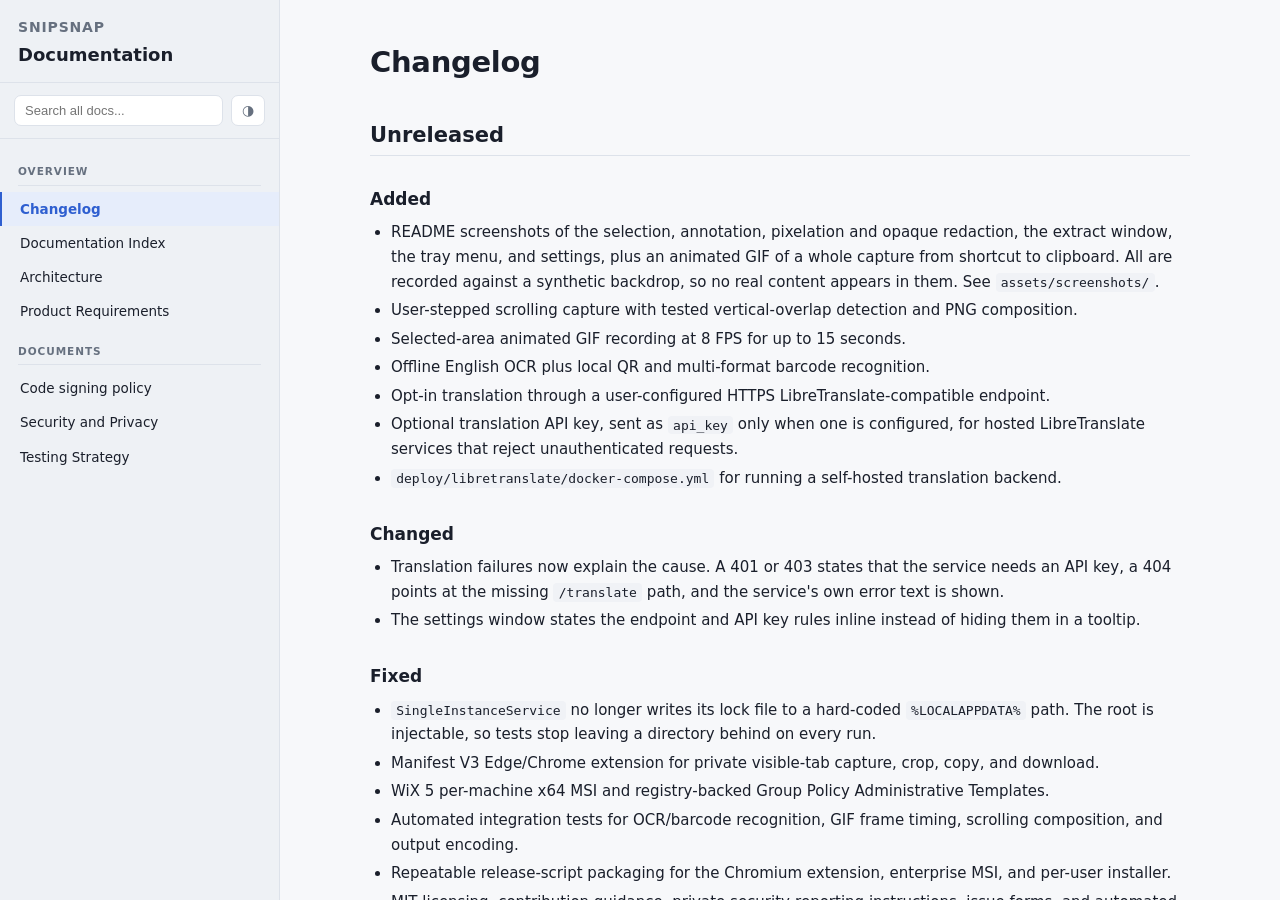
<file: docs/index.html>
<!doctype html>
<html lang="en">
<head>
<meta charset="utf-8">
<meta name="viewport" content="width=device-width, initial-scale=1">
<title>SnipSnap Docs</title>
<style>
:root{
  --bg:#f7f8fa; --panel:#fff; --side:#eef1f5; --text:#1a1f2b; --muted:#66707f;
  --line:#dde2ea; --accent:#2f5fd0; --accent-soft:#e6edfb; --code-bg:#f0f2f6;
  --mark:#fde68a;
}
:root[data-theme=dark]{
  --bg:#11151c; --panel:#161b24; --side:#0e1218; --text:#e3e8ef; --muted:#8d97a6;
  --line:#232b37; --accent:#7aa2f7; --accent-soft:#1b2436; --code-bg:#0d1117;
  --mark:#7c5e12;
}
@media (prefers-color-scheme:dark){
  :root:not([data-theme=light]){
    --bg:#11151c; --panel:#161b24; --side:#0e1218; --text:#e3e8ef; --muted:#8d97a6;
    --line:#232b37; --accent:#7aa2f7; --accent-soft:#1b2436; --code-bg:#0d1117;
    --mark:#7c5e12;
  }
}
*{box-sizing:border-box}
html,body{margin:0;height:100%}
body{
  background:var(--bg); color:var(--text); display:flex; height:100vh; overflow:hidden;
  font:15px/1.65 ui-sans-serif,system-ui,-apple-system,"Segoe UI",Roboto,sans-serif;
}
aside{
  width:280px; flex:none; background:var(--side); border-right:1px solid var(--line);
  display:flex; flex-direction:column; overflow:hidden;
}
.brand{padding:18px 18px 12px;border-bottom:1px solid var(--line)}
.brand h1{margin:0;font-size:14px;letter-spacing:.06em;text-transform:uppercase;color:var(--muted)}
.brand p{margin:4px 0 0;font-size:18px;font-weight:650}
.tools{padding:12px 14px;display:flex;gap:8px;border-bottom:1px solid var(--line)}
#q{
  flex:1;min-width:0;padding:7px 10px;border:1px solid var(--line);border-radius:7px;
  background:var(--panel);color:var(--text);font-size:13px;
}
#q:focus{outline:2px solid var(--accent);outline-offset:-1px;border-color:transparent}
#theme{
  flex:none;width:34px;border:1px solid var(--line);border-radius:7px;background:var(--panel);
  color:var(--muted);cursor:pointer;font-size:14px;
}
#theme:hover{color:var(--text);border-color:var(--accent)}
nav{overflow-y:auto;padding:10px 0 30px;flex:1}
nav h2{
  margin:16px 18px 6px;font-size:10.5px;letter-spacing:.09em;text-transform:uppercase;
  color:var(--muted);font-weight:700;
}
nav a{
  display:block;padding:6px 18px;color:var(--text);text-decoration:none;font-size:13.5px;
  border-left:2px solid transparent;
}
nav a:hover{background:var(--accent-soft)}
nav a.on{border-left-color:var(--accent);background:var(--accent-soft);color:var(--accent);font-weight:600}
nav a .hit{display:block;font-size:11px;color:var(--muted);font-weight:400}
nav a.hide{display:none}
main{flex:1;overflow-y:auto;padding:44px 52px 120px}
article{max-width:820px;margin:0 auto}
.note{
  max-width:820px;margin:0 auto;padding:20px 22px;border:1px solid var(--line);
  border-radius:10px;background:var(--panel);
}
.note h2{margin:0 0 10px;font-size:17px}
.note code{white-space:pre-wrap}
.note .why{color:var(--muted);font-size:13.5px;margin-bottom:0}
#snapbar{
  margin:auto 12px 12px;padding:9px 11px;border:1px solid var(--line);border-radius:8px;
  background:var(--panel);color:var(--muted);font-size:11.5px;line-height:1.45;
}
h1,h2,h3,h4,h5,h6{line-height:1.3;margin:1.9em 0 .6em;font-weight:650}
h1{font-size:29px;margin-top:0;letter-spacing:-.01em}
h2{font-size:21px;padding-bottom:6px;border-bottom:1px solid var(--line)}
h3{font-size:17px}
h4,h5,h6{font-size:15px}
p,ul,ol{margin:0 0 1em}
ul,ol{padding-left:1.4em}
li{margin:.25em 0}
a{color:var(--accent)}
hr{border:0;border-top:1px solid var(--line);margin:2em 0}
blockquote{
  margin:1em 0;padding:.6em 1em;border-left:3px solid var(--accent);
  background:var(--accent-soft);border-radius:0 6px 6px 0;color:var(--muted);
}
blockquote p:last-child{margin:0}
code{
  font:13px/1.5 ui-monospace,SFMono-Regular,Consolas,monospace;
  background:var(--code-bg);padding:.15em .4em;border-radius:4px;
}
pre{
  background:var(--code-bg);border:1px solid var(--line);border-radius:8px;
  padding:14px 16px;overflow-x:auto;margin:0 0 1.2em;
}
pre code{background:none;padding:0;font-size:12.5px;line-height:1.35}
article img{max-width:100%;height:auto;display:block;margin:0 0 1.4em}
.tw{overflow-x:auto;margin:0 0 1.3em}
table{border-collapse:collapse;width:100%;font-size:13.5px}
th,td{border:1px solid var(--line);padding:7px 11px;text-align:left;vertical-align:top}
th{background:var(--code-bg);font-weight:650}
mark{background:var(--mark);color:inherit;border-radius:2px}
@media (max-width:820px){
  body{flex-direction:column}
  aside{width:100%;height:auto;max-height:44vh;border-right:0;border-bottom:1px solid var(--line)}
  main{padding:26px 20px 80px}
}
</style>
</head>
<body>
<aside>
  <div class="brand"><h1>SnipSnap</h1><p>Documentation</p></div>
  <div class="tools">
    <input id="q" type="search" placeholder="Search all docs..." autocomplete="off">
    <button id="theme" title="Toggle theme">◑</button>
  </div>
  <nav id="nav"></nav>
</aside>
<main><article id="view"></article></main>

<script>
// Manifest. Add an entry whenever a doc is added to this folder.
const DOCS = [
  {g:"Overview", f:"../CHANGELOG.md", t:"Changelog"},
  {g:"Overview", f:"README.md", t:"Documentation Index"},
  {g:"Overview", f:"architecture.md", t:"Architecture"},
  {g:"Overview", f:"requirements.md", t:"Product Requirements"},

  {g:"Documents", f:"code-signing.md", t:"Code signing policy"},
  {g:"Documents", f:"security-and-privacy.md", t:"Security and Privacy"},
  {g:"Documents", f:"testing.md", t:"Testing Strategy"},
];

/* ---------- markdown ---------- */
const esc = s => s.replace(/[&<>]/g, c => ({'&':'&amp;','<':'&lt;','>':'&gt;'}[c]));

function inline(s){
  // \ue000 is a private-use sentinel. It cannot occur in real documentation, and
  // unlike a NUL byte it keeps this file plain text as far as git is concerned.
  const code = [];
  s = s.replace(/`([^`]+)`/g, (m,c) => (code.push(c), '\ue000C'+(code.length-1)+'\ue000'));
  s = esc(s);
  s = s.replace(/!\[([^\]]*)\]\(([^)\s]+)\)/g, '<img alt="$1" src="$2" style="max-width:100%">');
  s = s.replace(/\[([^\]]+)\]\(([^)\s]+)\)/g, '<a href="$2">$1</a>');
  s = s.replace(/\*\*([^*]+)\*\*/g, '<strong>$1</strong>');
  s = s.replace(/(^|[\s(])\*([^*\n]+)\*/g, '$1<em>$2</em>');
  s = s.replace(/~~([^~]+)~~/g, '<del>$1</del>');
  return s.replace(/\ue000C(\d+)\ue000/g, (m,i) => '<code>'+esc(code[i])+'</code>');
}

function render(src){
  const L = src.replace(/\r/g,'').split('\n');
  const out = [];
  let i = 0;
  const blank = s => !s.trim();

  while(i < L.length){
    const line = L[i];

    if(blank(line)){ i++; continue; }

    // fenced code
    const fence = line.match(/^```(\w*)/);
    if(fence){
      const buf = [];
      i++;
      while(i < L.length && !/^```/.test(L[i])) buf.push(L[i++]);
      i++;
      out.push('<pre><code>'+esc(buf.join('\n'))+'</code></pre>');
      continue;
    }

    // heading
    const h = line.match(/^(#{1,6})\s+(.*)$/);
    if(h){ const n = h[1].length; out.push(`<h${n}>${inline(h[2])}</h${n}>`); i++; continue; }

    // hr
    if(/^\s*(---+|\*\*\*+|___+)\s*$/.test(line)){ out.push('<hr>'); i++; continue; }

    // table: header row followed by a separator row
    if(/^\s*\|/.test(line) && i+1 < L.length && /^\s*\|[\s:|-]+\|?\s*$/.test(L[i+1])){
      const cells = r => r.trim().replace(/^\||\|$/g,'').split('|').map(c => c.trim());
      const head = cells(line);
      i += 2;
      const rows = [];
      while(i < L.length && /^\s*\|/.test(L[i])) rows.push(cells(L[i++]));
      out.push(
        '<div class="tw"><table><thead><tr>' +
        head.map(c => '<th>'+inline(c)+'</th>').join('') +
        '</tr></thead><tbody>' +
        rows.map(r => '<tr>'+r.map(c => '<td>'+inline(c)+'</td>').join('')+'</tr>').join('') +
        '</tbody></table></div>'
      );
      continue;
    }

    // blockquote
    if(/^\s*>/.test(line)){
      const buf = [];
      while(i < L.length && /^\s*>/.test(L[i])) buf.push(L[i++].replace(/^\s*>\s?/,''));
      out.push('<blockquote>'+render(buf.join('\n'))+'</blockquote>');
      continue;
    }

    // list, two levels via indentation
    if(/^\s*([-*+]|\d+\.)\s+/.test(line)){
      const tag = /^\s*\d+\./.test(line) ? 'ol' : 'ul';
      let html = '<'+tag+'>';
      let depth = 0, openItem = false;
      while(i < L.length && /^\s*([-*+]|\d+\.)\s+/.test(L[i])){
        const m = L[i].match(/^(\s*)([-*+]|\d+\.)\s+(.*)$/);
        const d = m[1].length >= 2 ? 1 : 0;
        if(d > depth){                      // descend, parent <li> stays open
          html += '<ul>'; depth = d; openItem = false;
        }else if(d < depth){                // close nested list AND its parent <li>
          if(openItem) html += '</li>';
          html += '</ul></li>'; depth = d; openItem = false;
        }else if(openItem){ html += '</li>'; openItem = false; }
        html += '<li>' + inline(m[3]);
        openItem = true;
        i++;
        // continuation lines belonging to this item
        while(i < L.length && !blank(L[i]) && !/^\s*([-*+]|\d+\.)\s+/.test(L[i]) && !/^[#>`|]/.test(L[i])){
          html += ' ' + inline(L[i].trim());
          i++;
        }
      }
      if(depth > 0){                        // still nested at end of list
        if(openItem) html += '</li>';
        html += '</ul></li>'; openItem = false;
      }
      if(openItem) html += '</li>';
      out.push(html + '</'+tag+'>');
      continue;
    }

    // paragraph
    const buf = [];
    while(i < L.length && !blank(L[i]) && !/^\s*([-*+]|\d+\.)\s+/.test(L[i])
          && !/^(#{1,6}\s|```|\s*>|\s*\|)/.test(L[i]) && !/^\s*(---+|\*\*\*+)\s*$/.test(L[i])){
      buf.push(L[i++]);
    }
    if(buf.length) out.push('<p>'+inline(buf.join('\n'))+'</p>');
  }
  return out.join('\n');
}

/* ---------- app ---------- */
const nav = document.getElementById('nav');
const view = document.getElementById('view');
const q = document.getElementById('q');
const cache = {};
let links = [];

function buildNav(){
  let group = null;
  DOCS.forEach(d => {
    if(d.g !== group){
      group = d.g;
      const h = document.createElement('h2');
      h.textContent = group;
      nav.appendChild(h);
    }
    const a = document.createElement('a');
    a.href = '#' + d.f;
    a.textContent = d.t;
    a.dataset.file = d.f;
    nav.appendChild(a);
    links.push(a);
  });
}

// Each doc is embedded below so that double-clicking this file works: browsers
// block fetch() of local files, and there is no way around that from inside the
// page. The live file is still preferred whenever one is reachable, so a copy
// served over http is never stale, and the banner says when you are reading a
// snapshot instead.
const EMBEDDED = {"../CHANGELOG.md": "# Changelog\n\n## Unreleased\n\n### Added\n\n- User-stepped scrolling capture with tested vertical-overlap detection and PNG composition.\n- Selected-area animated GIF recording at 8 FPS for up to 15 seconds.\n- Offline English OCR plus local QR and multi-format barcode recognition.\n- Opt-in translation through a user-configured HTTPS LibreTranslate-compatible endpoint.\n- Optional translation API key, sent as `api_key` only when one is configured, for hosted\n  LibreTranslate services that reject unauthenticated requests.\n- `deploy/libretranslate/docker-compose.yml` for running a self-hosted translation backend.\n\n### Changed\n\n- Translation failures now explain the cause. A 401 or 403 states that the service needs an API\n  key, a 404 points at the missing `/translate` path, and the service's own error text is shown.\n- The settings window states the endpoint and API key rules inline instead of hiding them in a\n  tooltip.\n\n### Fixed\n\n- `SingleInstanceService` no longer writes its lock file to a hard-coded `%LOCALAPPDATA%` path.\n  The root is injectable, so tests stop leaving a directory behind on every run.\n- Manifest V3 Edge/Chrome extension for private visible-tab capture, crop, copy, and download.\n- WiX 5 per-machine x64 MSI and registry-backed Group Policy Administrative Templates.\n- Automated integration tests for OCR/barcode recognition, GIF frame timing, scrolling composition, and output encoding.\n- Repeatable release-script packaging for the Chromium extension, enterprise MSI, and per-user installer.\n- MIT licensing, contribution guidance, private security-reporting instructions, issue forms, and automated dependency update configuration for the public repository.\n\n### Fixed\n\n- Settings now survive application restarts and Windows sign-in. Earlier builds wrote a PascalCase JSON envelope while the loader accepted only camelCase, causing valid saved settings to be replaced in memory by defaults on each fresh process.\n\n### Changed\n\n- Advanced the working version to `0.2.0-alpha`.\n- Adopted **SnipSnap** as the working public product name while retaining legacy internal identifiers for upgrade compatibility.\n- Replaced the generic crop-frame icon with an original crop-corners, cyan gesture-arc, and violet-spark mark.\n- Renamed the generated installer to `SnipSnap-Setup-x64.exe`.\n- Selected the SignPath Foundation open-source program as the no-cost trusted-signing path; releases remain explicitly unsigned until the application is approved.\n- Replaced the custom-license GIF dependency with a first-party streaming\n  encoder built on the MIT-licensed WPF imaging stack, leaving only\n  OSI-approved non-system runtime dependencies.\n\n## 0.1.0-alpha — 2026-07-20\n\nFirst working Windows alpha.\n\n### Added\n\n- Notification-area app with global capture shortcut and single-instance activation.\n- Optional setting that routes Windows + Shift + S to SnipSnap instead of the built-in Snipping Tool while SnipSnap is running.\n- Active-monitor screen capture, selection movement/resizing, live dimensions, and keyboard nudging.\n- Automatic visible-window detection with hover highlighting and click-to-select whole-window capture.\n- Pen, line, arrow, rectangle, highlighter, text, pixelation, and opaque-redaction tools.\n- Compact dark overlay controls with vector icons and directional resize cursors.\n- Original application icon embedded in the EXE, installer, shortcuts, and notification area.\n- Undo/redo, clipboard copy, quick save, and PNG/JPG/BMP export.\n- Settings for shortcut, output folder, file format, pointer inclusion, notifications, and Windows startup.\n- Self-contained per-user Inno Setup installer.\n- Automated geometry, editor, Windows-service, and redaction export tests.\n\n### Security and privacy\n\n- No upload implementation, account requirement, telemetry, or screenshot history.\n- Opaque redactions replace covered output pixels exactly and are applied after every other annotation.\n- Captures containing opaque redactions can only be saved in lossless PNG or BMP format.\n\n### Known limitations\n\n- One monitor per capture session; cross-monitor selection remains planned.\n- Unsigned development build.\n- Full mixed-DPI, HDR, protected-content, and exclusive-fullscreen validation remains pending.\n", "README.md": "# Documentation Index\n\nThis directory separates product, technical, security, and verification concerns.\n\nImplementation status: `0.2.0-alpha` is working with local screenshot capture, scrolling composition, GIF recording, recognition, a source-loadable browser extension, and buildable enterprise packaging. Documents describe the longer-term 1.0 target unless a section is explicitly labeled as current-alpha behavior.\n\nOpen `index.html` to browse these documents in a browser. Double-click `serve.cmd` first; browsers block a page from reading sibling files over `file://`.\n\n## Document map\n\n| Document | Primary audience | Owns |\n|---|---|---|\n| [Product requirements](requirements.md) | Product owner, developer, tester | User workflows, feature scope, numbered requirements, acceptance criteria |\n| [Architecture](architecture.md) | Developer, reviewer | Components, data flow, coordinate invariants, interfaces, persistence, failure handling |\n| [Security and privacy](security-and-privacy.md) | Developer, security reviewer | Data classification, trust boundaries, threats, required controls, logging restrictions |\n| [Testing strategy](testing.md) | Developer, tester, release owner | Test layers, hardware matrix, performance measurement, release evidence |\n| [Code signing](code-signing.md) | User, release owner | Current signature state and the SignPath Foundation integration plan |\n| [Translation backend](../deploy/libretranslate/README.md) | User, IT administrator | Self-hosting the optional LibreTranslate service SnipSnap talks to |\n| [Browser extension](../extensions/chromium/README.md) | Developer, tester | Edge/Chrome development installation and browser limitations |\n| [Enterprise deployment](../packaging/enterprise/README.md) | IT administrator, release owner | MSI build, silent deployment, and Group Policy installation |\n| [Contributing](../CONTRIBUTING.md) | Contributor | Development setup, change expectations, and pull request validation |\n| [Security policy](../SECURITY.md) | Reporter, maintainer | Private vulnerability reporting and supported versions |\n| [MIT License](../LICENSE) | User, contributor | Rights and conditions for SnipSnap source and distributions |\n\n## Authority and change rules\n\n- Product behavior is authoritative in `requirements.md`.\n- Technical structure and invariants are authoritative in `architecture.md`.\n- Security and privacy controls are authoritative in `security-and-privacy.md`.\n- Verification requirements are authoritative in `testing.md`.\n- A conflict between documents is a defect. Update all affected documents in the same change.\n- New features default to post-1.0 scope unless they are required to satisfy an existing P0 acceptance criterion.\n\n## Status labels\n\n- `Accepted` - implementation should follow the decision.\n- `Proposed` - recommended but still reversible before implementation.\n- `Open` - product-owner input is required.\n- `Deferred` - intentionally excluded from the current release.\n- `Superseded` - retained for history and linked to its replacement.\n\n## Documentation quality checklist\n\nBefore merging a documentation change:\n\n- Check internal links and heading anchors.\n- Keep requirement IDs stable once implementation references them.\n- Give every P0 requirement an objective acceptance criterion.\n- Label facts, inferences, recommendations, and open decisions clearly.\n- Do not describe unsupported Windows behavior as guaranteed.\n- Do not place secrets, private upload URLs, or captured image content in examples.\n- Update the “last reviewed” date in any materially changed document.\n- Add the document's entry to `index.html` in the same change.\n", "architecture.md": "# Architecture\n\nStatus: Proposed implementation architecture\nLast reviewed: 2026-07-22\n\n## 1. Architecture goals\n\n- Keep the hotkey-to-overlay path short and deterministic.\n- Keep capture, editing, and local outputs independent of network availability.\n- Represent geometry in physical desktop pixels to avoid mixed-DPI drift.\n- Keep source pixels immutable and annotations non-destructive until export.\n- Isolate Win32 resources behind narrow, testable interfaces.\n- Allow the capture backend and upload providers to change without rewriting the editor.\n- Package every required runtime dependency inside one downloadable installer.\n\n## 2. Technology baseline\n\n| Concern | Selection | Reason |\n|---|---|---|\n| Language/runtime | C# 14 and .NET 10 LTS | Current supported Windows desktop runtime through November 2028 |\n| UI | WPF | Mature Windows desktop UI, custom borderless overlays, vector rendering, native message integration |\n| Process model | One per-user tray process | Global hotkey ownership and fast capture activation |\n| Capture v1 | GDI BitBlt with `SRCCOPY | CAPTUREBLT` | Immediate virtual-desktop snapshot without the Windows system picker |\n| DPI model | Per-Monitor V2 | Physical-pixel accuracy on mixed-scale displays |\n| Encoding | WPF/Windows bitmap codecs | PNG/JPEG/BMP support without an image-library dependency |\n| Installer | Inno Setup | Single Setup EXE, per-user install, upgrade/uninstall, silent switches |\n| Configuration | Versioned JSON under LocalAppData | Human-inspectable, easy migration, no database dependency |\n| Secret storage | Credential Manager or DPAPI | Avoid plaintext upload credentials and deletion tokens |\n\n## 3. Solution boundaries\n\n```text\nsrc/\n  AppName.App/          WPF startup, tray, overlay/settings windows\n  AppName.Core/         Selection, annotations, commands, interfaces\n  AppName.Windows/      Capture, DPI, hotkeys, clipboard, credentials\n  AppName.Upload/       Optional upload-provider implementations\n\ntests/\n  AppName.Core.Tests/\n  AppName.Windows.Tests/\n  AppName.IntegrationTests/\n```\n\nDependency direction:\n\n```text\nAppName.App ---------> AppName.Core\n     |                      ^\n     +--> AppName.Windows --+\n     |\n     +--> AppName.Upload ---+\n\nAppName.Core has no dependency on WPF windows, HTTP clients, registry,\nclipboard, installer, or a concrete screen-capture API.\n```\n\n## 4. Runtime components\n\n```text\nAppHost\n  |\n  +-- SingleInstanceService\n  +-- TrayService\n  +-- HotkeyService\n  +-- SettingsService\n  +-- CaptureCoordinator\n          |\n          +-- DisplayTopologyService\n          +-- IScreenCaptureBackend\n          +-- OverlayManager\n          +-- CaptureDocument\n          |      +-- Selection\n          |      +-- Annotation collection\n          |      +-- Undo/redo command stack\n          +-- ImageCompositor\n          +-- OutputCoordinator\n                 +-- ClipboardService\n                 +-- FileOutputService\n                 +-- IUploadProvider\n```\n\n### AppHost\n\nOwns process startup and shutdown. It is responsible for establishing the single-instance boundary before initializing hotkeys or the tray icon.\n\n### CaptureCoordinator\n\nOwns one capture session at a time. It freezes display topology, captures source pixels, creates overlays, owns session cancellation, and transfers the final document to output services.\n\n### CaptureDocument\n\nContains all state required to reproduce output:\n\n- Immutable captured source bitmap(s).\n- Physical-pixel selection rectangle.\n- Ordered immutable annotation records.\n- Current editor/tool settings.\n- Undo/redo command history.\n\nThe document does not contain a provider credential, output path, WPF control, HWND, HDC, or HTTP client.\n\n### ImageCompositor\n\nProduces the authoritative output bitmap. Clipboard, save, and upload must all use this component. The overlay preview may use optimized WPF rendering, but it cannot be the source of saved pixels.\n\n## 5. Capture sequence\n\n```text\nUser       Hotkey      Coordinator      Capture backend      Overlay\n |            |             |                  |                 |\n |--press---->|             |                  |                 |\n |            |--activate-->|                  |                 |\n |            |             |--read topology-->|                 |\n |            |             |--snapshot------->|                 |\n |            |             |<--source pixels--|                 |\n |            |             |--create overlays----------------->|\n |<-----------------------------interactive selection/editor----|\n |--copy/save/upload-------------------------------------------->|\n |            |             |<--final document------------------|\n |            |             |--composite/export                  |\n```\n\nRequired ordering invariant: no overlay HWND may become visible until the desktop snapshot is complete.\n\n## 6. Coordinate system\n\nCoordinate mistakes are the largest technical risk. The domain model uses one coordinate space:\n\n> Signed physical pixels relative to the virtual-desktop origin.\n\nThis permits monitors to exist left of or above the primary display. WPF device-independent units are used only at the UI boundary.\n\n### Required invariants\n\n- Monitor bounds, source bitmaps, selection bounds, and annotation geometry are normalized to physical pixels.\n- Conversion between WPF units and physical pixels occurs in one adapter, not throughout editor code.\n- Every overlay knows its monitor's physical origin, DPI, and clipping bounds.\n- A cross-monitor selection remains one document rectangle; each overlay displays only its clipped portion.\n- Output dimensions equal the normalized selection width and height exactly.\n- Display topology is immutable during one capture session. A topology change cancels the session safely.\n\n## 7. Capture backend\n\n```csharp\npublic interface IScreenCaptureBackend\n{\n    CaptureSession CaptureVirtualDesktop(\n        DisplayTopology topology,\n        bool includeCursor);\n}\n```\n\n### GDI implementation\n\n- Read virtual-screen bounds through Win32 display APIs.\n- Copy with BitBlt using `SRCCOPY | CAPTUREBLT`.\n- Wrap HDC, HBITMAP, HICON, and related resources in deterministic safe handles.\n- Use `GetCursorInfo` and `GetIconInfo` when cursor capture is enabled.\n- Apply the cursor hotspot and signed virtual-screen coordinates correctly.\n- Snapshot before creating overlays.\n\n### Known limitations\n\nGDI may not correctly capture every HDR, protected, or exclusive-fullscreen surface. Do not add ad hoc hooks to work around individual applications. If beta evidence justifies another backend, implement DXGI Desktop Duplication behind the existing interface and rerun the complete display matrix.\n\n`Windows.Graphics.Capture` remains an option for future user-selected window/display modes, but its standard secure picker does not match the one-hotkey region workflow.\n\n## 8. Overlay and editor model\n\nUse one topmost borderless overlay per monitor with one shared `CaptureDocument`.\n\nOverlay responsibilities:\n\n- Draw frozen source pixels and dimming outside the selection.\n- Preview the topmost eligible window from the pre-overlay z-order snapshot and convert a click into its physical-pixel bounds.\n- Convert pointer input at the UI boundary.\n- Display selection handles, dimensions, tools, and keyboard focus.\n- Clip shared selection/annotation preview to the overlay monitor.\n- Reposition toolbars within the monitor work area.\n\nThe window detector enumerates visible top-level windows before the overlay exists. It preserves `EnumWindows` z-order, uses DWM extended-frame bounds when available, and excludes the shell, minimized, cloaked, tool, untitled, zero-sized, and current-process windows. The active-monitor alpha only offers candidates fully contained by that monitor; dragging beyond the click threshold always switches to manual region selection.\n\nCore responsibilities:\n\n- Normalize, move, resize, and clamp selection geometry.\n- Store immutable annotation records.\n- Execute editor commands and undo/redo.\n- Define annotation scaling semantics.\n\nRecommended rule: once the first annotation is committed, lock source selection bounds. This avoids ambiguous scaling and cropping of existing annotations.\n\n## 9. Annotation records\n\nRecommended discriminated record types:\n\n- `FreehandPathAnnotation`\n- `LineAnnotation`\n- `ArrowAnnotation`\n- `RectangleAnnotation`\n- `HighlightAnnotation`\n- `TextAnnotation`\n- `PixelateAnnotation`\n- `OpaqueRedactionAnnotation`\n\nPixelation and redaction are not synonyms:\n\n- Pixelation is an irreversible visual transform but can leave content inferable.\n- Opaque redaction replaces all covered final pixels with a fully opaque color.\n\nThe compositor must flatten both into exported pixels and omit editor-layer metadata from saved images.\n\n## 10. Output architecture\n\n```text\nCaptureDocument\n      |\nImageCompositor\n      |\n      +-- Bitmap -> ClipboardService\n      +-- Bitmap -> Encoder -> Atomic file write\n      +-- Bitmap -> Encoder -> IUploadProvider\n```\n\n### Clipboard\n\n- Use the STA UI thread or a dedicated STA service.\n- Retry temporary clipboard contention with a short bounded backoff.\n- Keep the capture session open if copy fails.\n\n### Files\n\n- Encode to a temporary file in the destination directory and atomically replace/move when complete.\n- Never silently overwrite an existing file.\n- Treat unavailable OneDrive, network, or removable destinations as recoverable errors.\n- Do not use a global temp directory for screenshot pixels.\n\n### Upload contract\n\n```csharp\npublic interface IUploadProvider\n{\n    Task<UploadResult> UploadAsync(\n        Stream image,\n        UploadMetadata metadata,\n        IProgress<double> progress,\n        CancellationToken cancellationToken);\n}\n\npublic sealed record UploadResult(\n    Uri ViewUrl,\n    string? DeleteToken,\n    DateTimeOffset? ExpiresAt);\n```\n\nProviders cannot depend on overlay types or mutate the capture document. Security rules are defined in [Security and privacy](security-and-privacy.md).\n\n## 11. Process lifecycle and IPC\n\n- Scope the mutex and activation IPC to the current user and interactive session.\n- Include the current user SID in object names.\n- Apply restrictive ACLs.\n- Validate activation message type and size.\n- A second process sends only an activation command, then exits.\n- No image pixels, file paths, URLs, credentials, or arbitrary command lines cross the activation channel.\n\n## 12. Settings and migrations\n\nSettings path:\n\n```text\n%LocalAppData%\\<Publisher>\\<AppName>\\settings.json\n```\n\nSettings document requirements:\n\n- Explicit schema version.\n- Safe defaults for every field.\n- Validation before applying hotkeys, paths, or upload settings.\n- Atomic write through a sibling temporary file.\n- Backup/recovery from malformed JSON.\n- Forward migration one supported version at a time.\n- No credentials or deletion tokens.\n\nThe canonical envelope uses camelCase (`schemaVersion` and `settings`). The loader compares envelope names case-insensitively so PascalCase files written by early alpha builds remain readable. This backward-compatibility rule is regression-tested because rejecting the older casing makes every fresh process appear to reset user preferences.\n\nSnipSnap is the public display name. The following internal identifiers remain stable through the alpha upgrade path: `%LocalAppData%\\SnipSnap`, `SnipSnap.exe`, the `SnipSnap` HKCU Run value, the single-instance identifier, and the Inno Setup AppId. Changing these identifiers requires an explicit settings/install migration rather than a search-and-replace rename.\n\nStartup preference uses one quoted HKCU Run value owned by the app. The installer removes that known value on uninstall but does not create a competing startup mechanism.\n\n## 13. Packaging\n\nPublish `win-x64` as a self-contained folder. Inno Setup packages the complete folder into one downloadable `Setup.exe` and installs it per user under:\n\n```text\n%LocalAppData%\\Programs\\<AppName>\n```\n\nSingle-file .NET publishing is optional. It should be enabled only if native dependency, extraction, antivirus, and cold-start tests show no regression. The user-facing requirement is one installer EXE, not one physical file inside the installation directory.\n\nThe consumer package remains the per-user Inno Setup EXE. Managed environments can build the separate WiX 5 per-machine MSI under `packaging/enterprise`; the MSI harvests the exact self-contained publish directory and is paired with ADMX/ADML policy definitions. Neither distribution is trusted for public use until its complete payload is signed and validated.\n\n## 14. Failure-handling rules\n\n| Failure | Required behavior |\n|---|---|\n| Hotkey conflict | Explain and allow fallback; do not silently change Windows settings |\n| Optional Windows + Shift + S override | A low-level keyboard hook suppresses only the S key event for that exact chord, dispatches capture asynchronously, and is removed immediately when disabled or on shutdown |\n| Capture resource failure | Release acquired handles, close overlays, show actionable error |\n| Display topology changes | Cancel current session and invite a retry |\n| Clipboard locked | Bounded retry; keep document open on final failure |\n| Save path unavailable | Preserve document and allow another destination |\n| Upload canceled/timed out | Preserve document and allow retry/copy/save |\n| Settings corrupt | Quarantine invalid file, use safe defaults, notify once |\n| Second instance | Activate first process and exit |\n\n## 15. Architecture fitness checks\n\n- `AppName.Core` builds without WPF/Win32/HTTP references.\n- Core geometry and editor commands are deterministic unit tests.\n- Clipboard, capture, DPI, and upload implementations can be substituted with fakes.\n- No output path bypasses `ImageCompositor`.\n- No network dependency appears on the capture-to-local-save path.\n- GDI/User handle soak tests show zero net growth.\n- The exact install payload runs in a fresh Windows VM with no separate .NET installation.\n\n## 16. Expansion components\n\n| Component | Boundary | Data behavior |\n|---|---|---|\n| `VerticalFrameStitcher` | Platform-neutral BGRA32 frame composition in Core | Finds sampled vertical overlap and returns one in-memory image; no I/O or network |\n| `ScrollingCaptureService` | Windows capture plus PNG output | Captures only the fixed viewport chosen by the user; writes only on Finish |\n| `GifRecordingService` | Windows capture plus animated GIF encoding | Streams frames into a temporary encoder file, publishes atomically, and limits recording to 15 seconds and 1280 pixels |\n| `ImageRecognitionService` | Local Tesseract and ZXing adapters | OCR and barcode pixels remain in process; output text is not logged or persisted |\n| `TranslationService` | Optional HTTP boundary | Sends extracted text only after a user action and only to the configured endpoint; attaches `api_key` only when the user configures one |\n| Chromium extension | Browser process, independent of desktop IPC | Stores a pending PNG in extension session storage and supports local crop/copy/download |\n| Enterprise policy provider | Read-only HKLM/HKCU policy boundary | Machine policy wins over user policy; managed values override JSON preferences at runtime |\n\nCloud/community features are not folded into the tray process. If built, they require a separately deployed service, explicit authentication and upload interfaces, their own data-retention controls, and independent security review. Native macOS/Linux clients likewise share only platform-neutral models and protocols; they do not attempt to reuse WPF or Win32 capture code.\n\n## References\n\n- [.NET support policy](https://dotnet.microsoft.com/en-us/platform/support/policy)\n- [WPF documentation](https://learn.microsoft.com/en-us/dotnet/desktop/wpf/)\n- [High-DPI desktop development](https://learn.microsoft.com/en-us/windows/win32/hidpi/high-dpi-desktop-application-development-on-windows)\n- [RegisterHotKey](https://learn.microsoft.com/en-us/windows/win32/api/winuser/nf-winuser-registerhotkey)\n- [Windows screen capture](https://learn.microsoft.com/en-us/windows/apps/develop/media-authoring-processing/screen-capture)\n- [Microsoft Edge native/browser extension architecture](https://learn.microsoft.com/en-us/microsoft-edge/extensions-chromium/)\n- [Registry-backed administrative policy](https://learn.microsoft.com/en-us/windows/client-management/understanding-admx-backed-policies)\n- [WiX file harvesting](https://docs.firegiant.com/wix/schema/wxs/files/)\n- [Inno Setup](https://jrsoftware.org/isinfo.php)\n", "requirements.md": "# Product Requirements\n\nStatus: Proposed for version 1.0\nLast reviewed: 2026-07-22\nProduct name: SnipSnap\n\n## 1. Purpose\n\nSnipSnap is a lightweight Windows utility for capturing a screen region, annotating it in place, and immediately copying, saving, or explicitly uploading it. It prioritizes a fast workflow, privacy, mixed-DPI reliability, predictable output, and secure redaction.\n\n## 2. Product principles\n\n1. **Fast path first** - capture to clipboard should require no unnecessary dialogs.\n2. **Local by default** - capture, edit, copy, and save do not require an account or network.\n3. **Explicit sharing** - no screenshot leaves the computer without a direct upload action.\n4. **Predictable output** - preview, clipboard, saved file, and uploaded image use the same compositor.\n5. **Windows-native behavior** - tray lifecycle, hotkeys, clipboard, DPI, installer, and uninstall follow Windows conventions.\n6. **Capability isolation** - recording, recognition, browser, enterprise, and future cloud features must not weaken the fast local capture path.\n\n## 3. Target users\n\n### Primary user\n\nA Windows user who frequently needs to show a small region of their screen in email, chat, documentation, support tickets, or issue reports. They value speed and basic markup more than a full image editor.\n\n### Secondary user\n\nA technical or business user who may capture sensitive information and needs a reliable local workflow, explicit uploads, opaque redaction, and predictable storage behavior.\n\n### Not a primary target for 1.0\n\n- Video creators needing long-form, high-frame-rate, or audio recording.\n- Designers needing layered image editing.\n- Cross-platform users.\n\n## 4. Primary workflows\n\n### Flow A - Capture and copy\n\n1. User presses the configured global hotkey.\n2. The desktop snapshot is frozen and dimmed.\n3. User drags a rectangular region and optionally refines it.\n4. User optionally annotates the selection.\n5. User presses Ctrl+C or selects Copy.\n6. The composited bitmap is placed on the clipboard and the overlay closes.\n\nSuccess means the image pastes correctly into common Windows applications without creating a file or making a network request.\n\n### Flow B - Capture and save\n\n1. User completes a selection and optional annotations.\n2. User chooses Save As or presses the quick-save shortcut.\n3. The image is encoded in the selected format.\n4. On success, the overlay closes and unobtrusive confirmation is shown.\n\nSuccess means a collision-safe file is created at the requested location and no prior file is silently overwritten.\n\n### Flow C - Capture and upload\n\n1. User completes a selection and optional annotations.\n2. User explicitly chooses Upload.\n3. The app displays provider/progress information and supports cancel.\n4. Provider returns a view URL and optional deletion token/expiration.\n5. The view URL is copied to the clipboard.\n\nSuccess means the user knows that the image left the computer, can identify the provider, and can delete it when the provider supports deletion.\n\n### Flow D - Hotkey conflict\n\n1. The app cannot register the requested global hotkey.\n2. The app remains running and explains that another app or Windows owns the shortcut.\n3. The user chooses a fallback shortcut in Settings.\n\nThe app must not silently alter Windows Snipping Tool, OneDrive, keyboard utility, or accessibility settings.\n\n## 5. Functional requirements\n\nPriority definitions:\n\n- P0 - required for version 1.0.\n- P1 - next release after the core is stable.\n- P2 - deferred with no version commitment.\n\n### Application lifecycle\n\n| ID | Priority | Requirement | Acceptance criterion |\n|---|---:|---|---|\n| FR-001 | P0 | Run as a single-instance tray application | A second launch activates the existing process; only one tray icon and hotkey registration exist |\n| FR-002 | P0 | Expose Capture, Recent Folder, Settings, About, and Exit from the tray menu | Each command works without a permanent main/taskbar window |\n| FR-003 | P0 | Shut down cleanly | Exit unregisters hotkeys, closes overlays, releases native handles, and removes the tray icon |\n| FR-004 | P0 | Optionally start at user sign-in | One quoted HKCU Run value is created/removed by the app; stale paths are repaired |\n\n### Hotkeys and capture activation\n\n| ID | Priority | Requirement | Acceptance criterion |\n|---|---:|---|---|\n| FR-010 | P0 | Provide a configurable global region-capture hotkey | The shortcut works while the app is unfocused and in the tray |\n| FR-011 | P0 | Default to Print Screen when Windows allows registration | Successful registration opens exactly one capture session |\n| FR-012 | P0 | Detect registration conflicts | Failure produces an actionable notice and Settings link; the app remains usable from the tray |\n| FR-012A | P0 | Optionally override the Windows + Shift + S Snipping Tool shortcut | Enabling the clearly labeled setting routes only that shortcut to this app while it is running; disabling or exiting immediately restores normal Windows behavior |\n| FR-013 | P1 | Add active-window and full-monitor capture shortcuts | Each mode produces exact target bounds without first opening region selection |\n| FR-014 | P1 | Add delayed capture | User can select a delay and cancel before the snapshot is taken |\n\n### Display capture and selection\n\n| ID | Priority | Requirement | Acceptance criterion |\n|---|---:|---|---|\n| FR-020 | P0 | Snapshot the desktop before showing overlays | No overlay, cursor crosshair, or toolbar pixel appears in output |\n| FR-021 | P0 | Support multiple displays and negative virtual coordinates | Required display matrix passes with exact output dimensions |\n| FR-022 | P0 | Support mixed 100%-200% scaling using physical-pixel bounds | Selection edges map to the intended source pixels on every tested monitor |\n| FR-023 | P0 | Create a click-drag rectangular selection | Dragging in any direction normalizes to a valid rectangle |\n| FR-023A | P0 | Detect eligible application windows under the pointer | The topmost visible, titled, non-minimized, non-cloaked application window is highlighted; one click selects its exact frame bounds while dragging still creates a region |\n| FR-024 | P0 | Show live width and height | Values equal final physical-pixel output dimensions |\n| FR-025 | P0 | Move and resize the selection | Edge/corner handles and drag movement remain within the virtual desktop |\n| FR-026 | P0 | Support keyboard refinement | Arrow keys nudge by one pixel; documented modifiers adjust the increment |\n| FR-027 | P0 | Support fullscreen select and cancel | Ctrl+A selects the active monitor; Esc cancels without changing clipboard/files |\n| FR-028 | P0 | Optionally include the visible cursor | Cursor position, hotspot, and monitor origin are correct |\n| FR-029 | P0 | Prevent concurrent capture sessions | Repeated hotkey presses do not create overlapping overlays or corrupt state |\n\n### Annotation\n\n| ID | Priority | Requirement | Acceptance criterion |\n|---|---:|---|---|\n| FR-030 | P0 | Draw freehand pen strokes | Preview and exported path meet documented golden-image tolerance |\n| FR-031 | P0 | Draw lines, arrows, and rectangles | Geometry and selected color/width are preserved in export |\n| FR-032 | P0 | Highlight with a translucent marker | Composited output matches preview within the documented color tolerance |\n| FR-033 | P0 | Add text | Text can be entered, committed, moved before commit, and exported at the correct scale |\n| FR-034 | P0 | Pixelate an area | Output contains flattened pixel blocks; UI labels it as obfuscation, not secure redaction |\n| FR-035 | P0 | Opaque-redact an area | Every decoded output pixel in the covered region is replaced with the opaque chosen color |\n| FR-036 | P0 | Select annotation color and width | New annotations use the selected values; behavior for existing annotations is documented |\n| FR-037 | P0 | Undo and redo editor actions | Command sequence is deterministic and fully restores the prior model state |\n| FR-038 | P0 | Keep toolbars visible | Toolbars reposition within the monitor work area near desktop edges |\n| FR-039 | P1 | Add numbered step markers and saved tool defaults | Defaults survive restart and exported numbering remains ordered |\n\n### Clipboard and local files\n\n| ID | Priority | Requirement | Acceptance criterion |\n|---|---:|---|---|\n| FR-040 | P0 | Copy the composited selection to the Windows clipboard | Bitmap pastes into Paint, Outlook, Teams, Office, browsers, Slack, and Discord test targets |\n| FR-041 | P0 | Retry temporary clipboard contention | Bounded retry succeeds when the lock clears; failure keeps the capture open |\n| FR-042 | P0 | Save PNG, JPG, and BMP | Decoded dimensions and expected format match the selected output |\n| FR-043 | P0 | Support Save As and collision-safe quick-save | Existing files are never overwritten without explicit confirmation |\n| FR-044 | P0 | Support configurable folder, filename pattern, format, and JPEG quality | Valid settings persist; invalid paths/patterns produce useful validation |\n| FR-045 | P0 | Open the last successful output folder | Missing or unavailable folders fail gracefully |\n| FR-046 | P1 | Print or open in an external editor | Command receives the same composited pixels as local save |\n\n### Uploading\n\n| ID | Priority | Requirement | Acceptance criterion |\n|---|---:|---|---|\n| FR-050 | P0* | Upload through an `IUploadProvider` implementation | Explicit action reports progress, supports cancel, and returns a view URL |\n| FR-051 | P0* | Copy the successful view URL | Clipboard contains the URL only after provider success |\n| FR-052 | P0* | Explain upload visibility and retention on first use | User sees provider, audience model, and expiration policy before first upload |\n| FR-053 | P0* | Preserve local recovery on upload failure | User can retry, copy, or save after timeout, cancel, or server failure |\n| FR-054 | P1 | Keep metadata-only recent upload history | History contains no image pixels and stores deletion tokens securely |\n\n`P0*` means required only when upload is included in the selected version 1.0 distribution profile. A local-only 1.0 may hide upload controls without failing release scope.\n\n### Settings and installation\n\n| ID | Priority | Requirement | Acceptance criterion |\n|---|---:|---|---|\n| FR-060 | P0 | Persist schema-versioned per-user settings | Values survive restart and upgrade; corrupt data recovers to safe defaults |\n| FR-061 | P0 | Install from one downloadable Setup EXE | Standard user installs without separately installing .NET or approving elevation |\n| FR-062 | P0 | Upgrade in place | Prior supported version upgrades without duplicate entries and preserves settings |\n| FR-063 | P0 | Uninstall cleanly | No process, binary, shortcut, Programs & Features entry, or startup value remains |\n| FR-064 | P0 | Support silent install/uninstall switches | Documented commands work in a clean Windows VM |\n\n### Extended capture and recognition\n\n| ID | Priority | Requirement | Acceptance criterion |\n|---|---:|---|---|\n| FR-070 | P1 | Build a scrolling capture from repeated views of one selected viewport | User captures pages manually; matching vertical overlap is removed; output is a decodable PNG |\n| FR-071 | P1 | Record a selected area as an animated GIF | Output contains multiple timed frames, loops, excludes the recording controls, and stops at the documented duration and dimension limits |\n| FR-072 | P1 | Extract English text locally | OCR runs with no network access and makes editable/copyable text available without retaining image pixels |\n| FR-073 | P1 | Recognize common 1D/2D barcodes locally | QR, Data Matrix, Aztec, PDF417, UPC/EAN, Code 39/93/128, ITF, Codabar, MSI, and RSS formats are attempted locally |\n| FR-074 | P1 | Translate extracted text through an optional provider | No request occurs until Translate is pressed; endpoint validation requires HTTPS except loopback; image pixels are never submitted |\n| FR-075 | P2 | Authenticate to translation providers that require it | An optional API key is sent as `api_key` only when configured; a 401 or 403 tells the user a key is needed rather than showing a bare status code |\n\n### Browser and managed distribution\n\n| ID | Priority | Requirement | Acceptance criterion |\n|---|---:|---|---|\n| FR-080 | P1 | Provide a Chromium browser extension | Edge/Chrome extension captures the visible tab, crops, copies, and downloads locally with no server dependency |\n| FR-081 | P1 | Provide a per-machine enterprise MSI | WiX build produces an x64 MSI supporting quiet install/uninstall and major upgrades |\n| FR-082 | P1 | Provide Group Policy settings | ADMX/ADML controls translation, capture folder, and startup; machine policy overrides user policy and JSON preferences |\n\n## 6. Nonfunctional requirements\n\n| ID | Category | Requirement |\n|---|---|---|\n| NFR-001 | Performance | Hotkey-to-overlay p95 <= 300 ms on one 4K display and <= 500 ms on three mixed-DPI displays |\n| NFR-002 | Performance | Idle CPU <= 0.1% average over five minutes on the reference machine |\n| NFR-003 | Performance | Idle working set target <= 100 MB on the reference machine |\n| NFR-004 | Performance | Normal annotation preview responds within one 60 Hz frame under the reference workload |\n| NFR-005 | Reliability | Net GDI/User handle growth is zero across the final 20 captures of a 100-capture soak test |\n| NFR-006 | Privacy | No outbound request occurs during capture, edit, recognition, copy, save, scrolling capture, or recording; translation and future upload/update actions are separately explicit |\n| NFR-007 | Privacy | No screenshot pixels are written to disk unless the user saves, enables thumbnail history, or uploads |\n| NFR-008 | Security | Credentials and deletion tokens are protected by Credential Manager or DPAPI and excluded from logs |\n| NFR-009 | Accessibility | Settings supports keyboard navigation, visible focus, Narrator naming, high contrast, and 200% text scaling |\n| NFR-010 | Compatibility | Version 1.0 supports documented Windows 11 x64 releases; unsupported systems receive a readable installer message |\n| NFR-011 | Offline | Capture, annotation, clipboard, settings, and local saving remain usable with no network |\n| NFR-012 | Maintainability | Capture, compositor, and upload providers are behind interfaces testable without production services |\n\n## 7. Expansion status\n\n| Capability | Status in 0.2 alpha | Remaining release dependency |\n|---|---|---|\n| Scrolling capture | Implemented as a user-stepped, overlap-stitched PNG workflow | Hardware/application matrix and improved handling of dynamic or repeating content |\n| Animated recording | Implemented for looping GIF, 8 FPS, 15-second maximum, no audio | Performance and visual validation across the supported display matrix |\n| OCR, translation, and barcode recognition | Implemented; OCR/barcodes are local and translation is provider-configured | Additional OCR language packs and provider compatibility testing |\n| Browser extension | Functional Manifest V3 Edge/Chrome source package | Store accounts, review, final extension IDs, and signed store publication |\n| Enterprise MSI/GPO | Buildable WiX 5 MSI and functional registry-backed ADMX policies | Authenticode certificate and clean-VM/managed-deployment validation |\n| Cloud accounts, galleries, comments, and social login | Not implemented | Hosting/operator, retention policy, abuse moderation, identity providers, legal documents, and service budget |\n| Native macOS and Linux clients | Not implemented | Separate UI/capture backends, signing/notarization, packaging, and test hardware |\n| Silent background installation of updates | Not enabled | Public immutable release feed plus signed metadata, signed installers, pinned signer identity, and rollback testing |\n\n## 8. Version 1.0 definition of done\n\nVersion 1.0 is complete when all applicable P0 requirements have evidence in the [testing strategy](testing.md), no P0 defects remain open, the exact signed installer hash passes release testing, and privacy inspection finds no unintended image persistence or network traffic.\n", "code-signing.md": "# Code signing policy\n\n## Current status\n\nSnipSnap's `0.2.0-alpha` artifacts are unsigned. They are published with\nSHA-256 checksums for testing, but they must not be represented as trusted\nproduction releases.\n\n## Accepted signing path\n\nThe project will apply to the SignPath Foundation open-source program. SignPath\nFoundation provides qualifying open-source projects with trusted Authenticode\nsignatures at no charge and keeps the private signing key in managed signing\ninfrastructure.\n\n**Free code signing provided by\n[SignPath.io](https://about.signpath.io/), certificate by\n[SignPath Foundation](https://signpath.org/).**\n\nThe resulting Windows publisher identity will be **SignPath Foundation**, not\n`77degrees`. The repository remains the authoritative link between the\nproject, reproducible GitHub Actions build, and signed artifact.\n\nAcceptance is controlled by SignPath Foundation and is not guaranteed. Until\nthe application is approved, releases remain explicitly unsigned.\n\n## Team roles\n\n- Committer and reviewer: [@77degrees](https://github.com/77degrees)\n- Signing approver: [@77degrees](https://github.com/77degrees)\n\nAs the sole maintainer, `77degrees` currently holds all three responsibilities.\nOutside contributions must be reviewed before merge, and every signing request\nrequires manual approval.\n\n## Privacy policy\n\nThis program will not transfer any information to other networked systems\nunless specifically requested by the user or the person installing or\noperating it.\n\nCapture, annotation, OCR, barcode recognition, copy, save, scrolling capture,\nand GIF recording are local. The optional translation command sends only the\nrecognized text to the user-configured HTTPS translation endpoint after the\nuser explicitly requests translation. Screenshot pixels are not sent. See\n[Security and Privacy](security-and-privacy.md) for the full policy.\n\n## Eligibility controls\n\n- The repository is public.\n- SnipSnap source is licensed under the OSI-approved MIT License.\n- Third-party components and their licenses are listed in\n  `THIRD_PARTY_NOTICES.md` and `licenses/`.\n- All non-system runtime components use OSI-approved licenses. Animated GIF\n  encoding uses the MIT-licensed WPF imaging stack rather than a custom-license\n  package.\n- The current unsigned alpha was published before signing integration. The\n  repeatable `Unsigned release build` workflow now builds and tests the EXE,\n  MSI, and extension on a GitHub-hosted Windows runner and uploads one immutable\n  signing-input artifact.\n- Release source, workflow, commit, tests, and checksums remain publicly\n  inspectable.\n- No proprietary SnipSnap source or separate commercial edition exists.\n\n## Planned SignPath integration\n\nAfter approval, the maintainer will:\n\n1. Install the SignPath GitHub App for this repository.\n2. Configure the SignPath organization, project, signing policy, and artifact\n   configuration issued during onboarding.\n3. Store only the SignPath submission token as a GitHub Actions secret.\n4. Upload the unsigned artifact through GitHub Actions before submitting its\n   GitHub artifact ID to SignPath.\n5. Use origin verification and GitHub-hosted runners.\n6. Deep-sign the first-party application binaries and the outer MSI/Setup EXE\n   while excluding third-party binaries.\n7. Verify Authenticode status and publish SHA-256 checksums before release.\n\nThe exact workflow identifiers cannot be committed before SignPath creates the\nproject and signing policy.\n\nThe unsigned half of this process is already implemented in\n`.github/workflows/release-build.yml`. Its raw ZIP artifact preserves the EXE,\nMSI, extension, and checksums as one immutable GitHub artifact whose\n`artifact-id` can be submitted to SignPath after onboarding.\n\n## Official references\n\n- [SignPath Foundation](https://signpath.org/)\n- [Open-source program conditions](https://signpath.org/terms.html)\n- [SignPath GitHub integration](https://docs.signpath.io/trusted-build-systems/github)\n- [SignPath artifact configuration](https://docs.signpath.io/artifact-configuration/)\n", "security-and-privacy.md": "# Security and Privacy\n\nStatus: Required controls for version 1.0\nLast reviewed: 2026-07-20\n\n## 1. Security objective\n\nScreenshots may contain credentials, customer data, legal material, private conversations, internal systems, or other sensitive information. The application must minimize collection, storage, transmission, and logging of captured content.\n\nThe safest default is local-only operation. Uploading is optional and is a distinct trust boundary.\n\n## 2. Data classification\n\n| Data | Classification | Default persistence |\n|---|---|---|\n| Captured source pixels | Sensitive user content | Memory only |\n| Composited output pixels | Sensitive user content | Memory only until explicit save/upload |\n| Clipboard bitmap | Sensitive user content | Windows clipboard, explicit copy only |\n| Saved image | User-controlled content | User-selected path |\n| Upload payload | Sensitive user content | Remote provider after explicit upload |\n| View URL | Potentially sensitive locator | Clipboard; optional metadata history |\n| Deletion token | Secret | Credential Manager/DPAPI only |\n| Provider credential/API key | Secret | Credential Manager/DPAPI only |\n| Settings | Internal | LocalAppData JSON; no secrets |\n| Diagnostic logs | Internal | LocalAppData; never image content or secrets |\n\n## 3. Privacy promises\n\nVersion 1.0 must be able to state truthfully:\n\n- Capture, editing, clipboard copy, and local saving do not require a network connection.\n- The application does not upload automatically.\n- The application does not collect telemetry by default.\n- Screenshot pixels are not written to temporary files during ordinary capture/edit/copy.\n- Upload occurs only after the user selects Upload.\n- The upload provider and visibility/retention model are shown before first use.\n- Logs do not contain screenshot pixels, recognized text, clipboard content, credentials, or deletion tokens.\n\nAny future telemetry feature requires a new decision record, documented event schema, opt-in/opt-out behavior, retention policy, and privacy review.\n\n## 4. Trust boundaries\n\n```text\n[Desktop pixels]\n      |\n      v\n[Local process memory] ----explicit save----> [User-selected filesystem]\n      |\n      +----explicit copy---------------------> [Windows clipboard]\n      |\n      +----explicit upload-------------------> [HTTPS provider]\n                                                   |\n                                                   v\n                                           [Anyone with view URL]\n```\n\nAdditional boundaries:\n\n- Installer download to local machine.\n- Update metadata and installer retrieval.\n- Single-instance IPC between processes in the same user session.\n- Windows Credential Manager/DPAPI for secrets.\n\n## 5. Threats and required controls\n\n### T-01: Accidental upload\n\nRisk: A sensitive screenshot leaves the computer because upload is automatic or visually confused with Copy/Save.\n\nControls:\n\n- Upload requires an explicit button or dedicated shortcut.\n- No upload on selection completion.\n- First-use warning identifies provider, visibility, and retention.\n- Upload control uses a distinct accessible name and confirmation state.\n- Network tests verify zero requests during capture/edit/copy/save.\n\n### T-02: Guessable public URLs\n\nRisk: A first-party host exposes screenshots through enumerable identifiers.\n\nControls:\n\n- Generate at least 128 bits of cryptographic randomness for object identifiers.\n- Do not use counters, timestamps, short sequential IDs, or reversible user IDs.\n- Apply HTTPS, rate limits, deletion, and optional expiration.\n- Do not claim URLs are private; describe them as accessible to anyone who has the link.\n\n### T-03: Credential or deletion-token disclosure\n\nRisk: Secrets appear in settings, history, logs, exceptions, clipboard, or crash dumps.\n\nControls:\n\n- Store secrets only in Credential Manager or DPAPI-protected records.\n- Store a stable secret reference in settings, not the secret value.\n- Redact headers, query parameters, tokens, and provider response bodies from logs.\n- Never copy a deletion token to the clipboard automatically.\n- Clear secret buffers when practical and never include them in exception messages.\n\n### T-04: HTTPS downgrade or credential forwarding\n\nRisk: A redirect sends screenshot bytes or authorization to HTTP or another origin.\n\nControls:\n\n- Require HTTPS for all non-loopback upload endpoints.\n- Reject HTTPS-to-HTTP redirects.\n- Never forward authorization headers to a different origin.\n- Use default Windows certificate validation with no user bypass.\n- Bound redirects and request timeout.\n\n### T-05: Incomplete redaction\n\nRisk: Pixelation, blur, transparency, layers, metadata, or undo state lets a recipient recover covered content.\n\nControls:\n\n- Label pixelation as visual obfuscation, not secure redaction.\n- Provide a separate fully opaque redaction tool.\n- Replace every covered output pixel in the final compositor.\n- Do not export editor layers or source-image metadata.\n- Decode the final file in tests and assert uniform replacement pixels in redacted bounds.\n\n### T-06: Screenshot residue\n\nRisk: Sensitive pixels remain in temp files, crash artifacts, thumbnails, history, or logs.\n\nControls:\n\n- Keep source and composited images in memory.\n- Save atomically in the selected destination directory, not a global temp folder.\n- Keep local history metadata-only by default.\n- Require explicit opt-in and retention controls before storing thumbnails.\n- Inspect LocalAppData, Temp, recent files, logs, and install directories in release tests.\n\n### T-07: Malicious local IPC\n\nRisk: Another process blocks activation, injects a command, or sends oversized data.\n\nControls:\n\n- Scope mutex/IPC names with current user SID and session.\n- Apply restrictive ACLs.\n- Accept only fixed activation message types and bounded payloads.\n- Never accept paths, URLs, image bytes, provider settings, or shell commands through activation IPC.\n\n### T-08: Malicious or replaced update\n\nRisk: Update notification leads the user to an attacker-controlled installer.\n\nControls before updates are enabled:\n\n- Retrieve signed metadata over HTTPS.\n- Pin the expected Authenticode publisher identity.\n- Enforce channel and monotonic-version rules.\n- Reject downgrade redirects and unexpected origins.\n- Verify the complete installer before prompting execution.\n- Publish and display SHA-256 checksums.\n\n### T-09: Path and filename abuse\n\nRisk: Invalid filename templates or unsafe paths overwrite files or escape the intended destination.\n\nControls:\n\n- Validate templates and reserved Windows names.\n- Resolve and display the final destination before writing when confirmation is required.\n- Use collision suffixes by default.\n- Never silently overwrite.\n- Quote executable paths written to the startup registry value.\n\n### T-10: Recognition or translation disclosure\n\nRisk: Image pixels, extracted text, or confidential barcodes leave the device without clear intent.\n\nControls:\n\n- OCR and barcode recognition use bundled local engines and make no HTTP request.\n- Do not log image pixels, OCR text, barcode values, or translation bodies.\n- Translation is disabled until the user configures an endpoint and presses Translate.\n- Accept HTTPS translation endpoints; allow HTTP only for loopback development.\n- Send extracted text only, never the source image.\n- Send the optional `api_key` field only when the user configures a key; omit it otherwise.\n- Managed environments can disable translation through policy, which clears both the stored\n  endpoint and the stored API key at runtime.\n- The API key is stored in plain text in the per-user settings JSON. It is a service credential\n  for a translation provider, not an account password, and the settings file already carries the\n  user's other preferences. Prefer a self-hosted endpoint that requires no key.\n- Translation failure messages name the cause (missing key, wrong path, rate limit) and may\n  include the service's own error text. They never include the submitted text.\n\n### T-11: Browser-extension capture exposure\n\nRisk: A browser capture is retained, uploaded, or made available to unrelated pages or extensions.\n\nControls:\n\n- Request `activeTab` rather than broad host permissions.\n- Capture only after the user clicks the extension action.\n- Keep the pending PNG in extension session storage.\n- Perform crop, copy, and download in the extension origin without remote scripts or network APIs.\n- Browser-protected pages remain unavailable by platform design.\n\n### T-12: Recording and scrolling-capture residue\n\nRisk: A canceled capture leaves partial files or unbounded image data.\n\nControls:\n\n- Bound animated GIF duration, frame interval, and maximum dimension.\n- Exclude capture-control windows and omit the mouse pointer from repeated frames.\n- Use sibling partial files and atomic rename for completed outputs.\n- Delete partial files on encoder failure and delete completed GIF output when the user cancels.\n- Keep scrolling pages only in memory until Finish; Cancel writes nothing.\n\n## 6. Upload-service requirements\n\nIf a first-party service is built, it is a separate project and deployment boundary. At minimum it must provide:\n\n- HTTPS only.\n- Maximum request and decoded image dimensions.\n- MIME type and actual image decoding validation.\n- Re-encoding or metadata stripping where appropriate.\n- Cryptographically random object IDs.\n- Rate limiting and abuse controls.\n- Configurable expiration.\n- Unauthenticated or authenticated deletion through a secret deletion token.\n- Clear visibility and retention terms.\n- No directory listing, sequential browsing, or search endpoint.\n- Operational logs that exclude image bytes and secrets.\n- Backup/retention behavior consistent with advertised deletion.\n\nUse only documented upload-provider APIs. Do not integrate undocumented or private third-party protocols.\n\n## 7. Logging policy\n\nAllowed fields:\n\n- Application version and build ID.\n- Windows version and architecture.\n- Operation name and duration.\n- Display count, dimensions, DPI values, and coordinate topology.\n- Error category and sanitized stack trace.\n- Provider identifier and HTTP status class, without URL path/query/body.\n- GDI/User handle counts for diagnostics.\n\nForbidden fields:\n\n- Image pixels, encoded images, thumbnails, or hashes intended to fingerprint content.\n- OCR/extracted text or clipboard contents.\n- Local filenames unless the user explicitly creates a support bundle that previews them.\n- Full upload URLs.\n- Authorization headers, cookies, API keys, deletion tokens, or signed query parameters.\n- Usernames, email addresses, or unrelated device identifiers.\n\nTranslation request bodies, barcode values, and recognition confidence details are also forbidden.\n\nLogs should use a bounded rolling policy with a documented retention period and a user-facing delete action.\n\n## 8. Installer and signing controls\n\n- Build unsigned inputs in CI with recorded source revision and dependency lock state.\n- Scan dependencies and release payloads.\n- Sign the application EXE before packaging.\n- Sign and timestamp the final installer.\n- Use one consistent RSA-based publisher identity.\n- Test and publish the exact signed installer hash.\n- Do not claim timestamped signed binaries are bit-for-bit reproducible.\n- Preserve provenance linking source revision, unsigned input hash, signed payload hash, and release tag.\n\nUnsigned internal alpha builds must be labeled clearly and must not be presented as trusted public releases.\n\n## 9. Security verification gate\n\nA public 1.0 release requires evidence that:\n\n- No network connection occurs for local workflows.\n- No screenshot residue appears outside the selected destination/clipboard/provider.\n- Redacted output contains only opaque replacement pixels in covered regions.\n- Secrets are absent from settings, history, logs, exceptions, and support bundles.\n- Redirect and certificate rules are enforced.\n- IPC rejects another user's/session's access and malformed messages.\n- Installer and application signatures validate and match the expected publisher.\n- Dependency and Defender scans have no unresolved release-blocking result.\n\nDetailed procedures are in [Testing strategy](testing.md).\n", "testing.md": "# Testing Strategy\n\n## Latest local alpha verification\n\nVerified on 2026-07-22:\n\n- Release build: zero warnings and zero errors.\n- Automated tests: 90 passed (48 core, 34 Windows infrastructure, 8 app/export/recognition behavior).\n- Self-contained `win-x64` publish, Inno Setup compilation, and WiX 5 MSI compilation succeeded.\n- Extension JavaScript syntax, manifest JSON, and ADMX/ADML XML validation passed.\n- Silent per-user install, tray-process startup, second-instance handoff, capture overlay, and uninstall were exercised locally.\n- The compact overlay and directional resize cursors were visually confirmed in an interactive Windows session.\n\nThis evidence validates the local development machine only. The full display, DPI, graphics, accessibility, upgrade, and clean-VM matrix below remains required for a public stable release.\n\nStatus: Required verification model for version 1.0\nLast reviewed: 2026-07-22\n\n## 1. Test objectives\n\nTesting must prove more than “a screenshot appeared.” Version 1.0 requires evidence that:\n\n- Selection maps to exact physical pixels across supported display layouts.\n- Preview and output use consistent annotation geometry.\n- Secure redaction cannot be undone from the exported file.\n- Local workflows do not use the network or persist hidden image data.\n- Native resources do not leak across repeated captures.\n- Clipboard, tray, overlays, hotkeys, and installer behavior work in an interactive Windows session.\n- The exact signed artifact being published passed the release suite.\n\n## 2. Test layers\n\n| Layer | Environment | Coverage |\n|---|---|---|\n| Core unit | GitHub-hosted Windows runner | Geometry, commands, settings validation, filename rules, upload policy logic |\n| Windows integration | Dedicated interactive Windows VM | Hotkeys, clipboard, tray, overlays, registry, capture, DPI, installer UI |\n| Golden image | CI plus interactive VM | Annotation/compositor pixels, encoders, redaction, color tolerances |\n| Media/recognition | CI plus interactive VM | Scrolling overlap, GIF timing/looping, OCR language data, barcode formats, translation boundary |\n| HTTP integration | Local fake server | Upload success/failure/cancel, redirect, credential and timeout behavior |\n| Installer | Fresh VM/Sandbox snapshots | Clean install, prior-version upgrade, reinstall, interruption recovery, silent switches, uninstall |\n| Manual hardware | Physical/VM display matrix | Mixed DPI, HDR, multiple monitors, portrait, RDP, common paste targets |\n| Security/privacy | Isolated VM with traffic/filesystem inspection | No implicit network, no pixel residue, no secret logging, signature validation |\n| Soak/performance | Reference physical machine | Latency budgets, memory, CPU, GDI/User handles over repeated sessions |\n\nOrdinary GitHub-hosted CI is not considered evidence for interactive desktop behavior. Windows services/session 0 cannot reliably validate clipboard, hotkeys, topmost WPF overlays, tray icons, or monitor DPI interaction.\n\n## 3. Test projects\n\n```text\ntests/\n  AppName.Core.Tests/\n    Geometry/\n    Annotations/\n    Commands/\n    Filenames/\n    Settings/\n  AppName.Windows.Tests/\n    DisplayTopology/\n    Capture/\n    Clipboard/\n    Hotkeys/\n    Registry/\n  AppName.IntegrationTests/\n    Overlay/\n    Upload/\n    Installer/\n    Privacy/\n  GoldenImages/\n    Inputs/\n    Expected/\n    Masks/\n```\n\nKeep production service calls out of every automated test. Upload tests use a local server under test control.\n\n## 4. Core unit tests\n\n### Geometry\n\nCover:\n\n- Drag in all four directions.\n- Zero-size selection rejection.\n- Window-candidate filtering for visibility, minimization, DWM cloaking, tool windows, shell windows, process identity, titles, and empty bounds.\n- Topmost-first hover selection and half-open window hit-testing.\n- Normalization, clamp, move, resize, and handle hit-testing.\n- Negative virtual-desktop origins.\n- Monitor gaps and non-rectangular topologies.\n- 100%, 125%, 150%, 175%, and 200% conversions.\n- Cross-monitor selection clipping.\n- Fullscreen selection on the active monitor.\n- One-pixel keyboard nudge and modified increments.\n\nProperty tests should generate valid display topologies and assert:\n\n- Normalized width/height are nonnegative.\n- A clamped selection does not leave capture bounds.\n- UI-to-physical-to-UI conversions stay within documented rounding tolerance.\n- Output dimensions exactly equal the physical selection dimensions.\n\n### Editor commands\n\nFor every annotation type:\n\n- Create, commit, cancel, undo, and redo.\n- Stable ordering.\n- Color and stroke width behavior.\n- Serialization only if document persistence is later introduced.\n- Selection-lock behavior after the first annotation.\n\nUndo/redo tests compare the complete domain model, not only rendered pixels.\n\n### Settings and filenames\n\n- Default creation and round trip.\n- Each schema migration.\n- Unknown future field handling.\n- Malformed/truncated JSON recovery.\n- Atomic-write interruption.\n- Invalid hotkey and path rejection.\n- Windows + Shift + S override chord matching, key-repeat suppression, key-up handling, and reset behavior.\n- Reserved names, Unicode, long paths, invalid characters, collisions, and clock-equal filenames.\n- Startup registry path quoting.\n\n## 5. Golden-image tests\n\nUse small deterministic source fixtures plus representative 1080p and 4K fixtures.\n\nFor each tool, test:\n\n- Horizontal, vertical, diagonal, and clipped geometry where applicable.\n- Minimum and maximum supported widths.\n- Multiple colors and transparency.\n- Drawing at selection boundaries.\n- Combined layers and ordering.\n- DPI-independent preview geometry versus physical-pixel compositor output.\n\n### Comparison policy\n\n- Geometry and output dimensions: exact.\n- Opaque redaction region: exact replacement color for every decoded pixel.\n- PNG/BMP lossless regions: exact unless a documented color-management conversion applies.\n- WPF text/anti-aliasing and JPEG: use an explicit per-channel/structural tolerance stored with the test, never an unreviewed blanket threshold.\n- A changed golden image requires reviewer approval and a reason in the change description.\n\nThe redaction test decodes the exported file, crops the redacted bounds, and verifies that source pixels, transparency, metadata layers, and alternate frames cannot recover covered content.\n\n## 6. Capture and display tests\n\n### Required display matrix\n\n| Configuration | Required checks |\n|---|---|\n| 1920x1080 at 100% | Complete happy path and baseline performance |\n| 4K at 150% | Selection precision, annotation placement, toolbar layout |\n| 4K at 200% | Text/accessibility scaling, edges, performance |\n| Two displays at 100%/150% | Each display and selection crossing boundary |\n| Secondary left of primary | Negative X coordinates and cursor hotspot |\n| Secondary above primary | Negative Y coordinates and toolbar placement |\n| Landscape plus portrait | Bounds, clipping, annotations |\n| HDR on/off where available | Color comparison and documented capture limits |\n| RDP session | Capture behavior and reconnect stability |\n\nEach recorded result includes:\n\n- Exact Windows build and edition.\n- GPU model and display-driver version.\n- Monitor resolution, orientation, scale, and layout.\n- Application version/commit.\n- Installer SHA-256.\n- Capture backend.\n- Pass/fail, measured latency, and evidence artifact references.\n\n### Capture assertions\n\n- Source snapshot completes before overlay visibility.\n- No overlay pixels appear in output.\n- `SRCCOPY | CAPTUREBLT` behavior is documented for layered windows.\n- Cursor include/exclude, hotspot, and negative coordinates are correct.\n- A display change during capture cancels safely.\n- Repeated hotkey presses create only one session.\n- Secure/DRM/exclusive-fullscreen limitations fail safely and are documented.\n\n## 7. Clipboard compatibility\n\nAutomated checks:\n\n- Correct bitmap dimensions and pixel sample.\n- Bounded retry when another process holds the clipboard.\n- Final failure keeps capture state available.\n- No temporary image file is created.\n\nManual paste targets:\n\n- Microsoft Paint.\n- Outlook.\n- Teams.\n- Word and PowerPoint.\n- Current Edge and Chrome.\n- Slack and Discord desktop clients when available.\n\nRecord target application versions with release evidence.\n\n## 8. File-output tests\n\n- PNG, JPEG, and BMP decode successfully.\n- Dimensions match selection.\n- JPEG quality setting changes expected size/quality.\n- Save As and quick-save use the same compositor.\n- Filename collision creates a suffix.\n- Existing file is never silently overwritten.\n- Destination errors preserve capture state.\n- Unicode, long, OneDrive, unavailable network, read-only, and disk-full cases return actionable errors.\n- Successful output leaves no screenshot in global temp or log locations.\n\n## 9. Upload tests\n\nUse a local fake server to simulate:\n\n- 2xx success with view URL, deletion token, and expiration.\n- Slow response and progress reporting.\n- User cancellation.\n- DNS/connect/TLS/timeout failures.\n- 400, 401/403, 404, 409, 413, 429, and 5xx classes.\n- Malformed JSON and invalid URLs.\n- Same-origin HTTPS redirect.\n- HTTPS-to-HTTP downgrade rejection.\n- Cross-origin redirect without authorization forwarding.\n- Redirect loop and excessive redirect count.\n\nAssertions:\n\n- No request occurs before explicit upload.\n- Credentials and deletion tokens never enter settings, history, logs, exceptions, or clipboard.\n- Failure leaves copy/save/retry available.\n- URL is copied only after provider success.\n- Certificate-validation bypass is impossible in production configuration.\n\nProduction endpoints are never called from CI.\n\n### Scrolling, recording, and recognition\n\nAutomated coverage must include:\n\n- Reconstructing known vertically overlapping slices without dropping or duplicating rows.\n- Appending pages when no overlap meets the documented similarity threshold.\n- Encoding a one-page scrolling capture as a decodable PNG with exact dimensions.\n- Encoding at least two visually different GIF frames with nonzero delay and infinite repeat metadata.\n- Bounding GIF duration, frame count, dimensions, and cancellation cleanup.\n- Decoding a generated QR image through the production barcode path.\n- Starting the production OCR engine with bundled English language data.\n- Persisting translation endpoint and target language settings.\n- Rejecting non-HTTPS translation endpoints except loopback.\n\nInteractive coverage includes dynamic web pages, native scrolling controls, a full-screen recording region, display changes during capture, and visual GIF playback in common browsers and image viewers. Translation tests use a local compatible server and verify that only extracted text is transmitted.\n\n## 10. Installer tests\n\nRun each scenario from a clean snapshot with a standard user account:\n\n1. Interactive clean install.\n2. Silent clean install.\n3. Launch and first-run settings creation.\n4. Upgrade from the prior supported version.\n5. Same-version reinstall.\n6. Installation interrupted at controlled points, followed by recovery/reinstall.\n7. Uninstall while the tray app is running.\n8. Silent uninstall.\n9. Optional “remove settings” path.\n\nPost-install assertions:\n\n- Correct Programs & Features entry.\n- Start Menu and optional desktop shortcut target quoted valid paths.\n- One installed application process and one tray icon.\n- No separate .NET installation is requested.\n- Application and installer signatures validate when signing is enabled.\n\nPost-uninstall assertions:\n\n- No running process.\n- No application binaries or shortcuts.\n- No Programs & Features entry.\n- No startup registry value.\n- Settings remain only under the documented preserve behavior.\n\nInno Setup is not MSI and the plan does not promise MSI-style transactional repair or rollback.\n\n## 11. Privacy and security tests\n\n### Network silence\n\nCapture traffic from process start through capture, annotate, copy, and save. Pass condition: zero application-originated outbound connection attempts. Run update checks and upload as separate explicit cases.\n\n### Residue inspection\n\nAfter capture/cancel, copy, failed save, failed upload, crash simulation, and uninstall, inspect:\n\n- `%TEMP%`.\n- Application LocalAppData.\n- Install directory.\n- Log directory.\n- Recent/history data.\n- Crash/support bundles.\n\nPass condition: no unexpected encoded or raw image content.\n\n### Secret inspection\n\nSearch settings, history, logs, installer logs, exceptions, and support bundles for seeded fake API keys and deletion tokens. Pass condition: no plaintext occurrence outside the protected secret store/test fixture.\n\n### IPC\n\n- Different user/session cannot activate or block the instance.\n- Malformed/oversized/unknown messages are rejected.\n- Only the fixed activation command is accepted.\n\n### Release integrity\n\n- Authenticode publisher matches the pinned identity.\n- Timestamp and chain validate.\n- Published SHA-256 equals the tested installer.\n- SBOM and provenance refer to the same source revision and unsigned inputs.\n\n## 12. Performance methodology\n\nReference-machine specifications must be recorded with results.\n\n### Activation latency\n\n- Warm tray process.\n- Measure from hotkey message receipt to first interactive overlay frame.\n- Run at least 30 samples per display configuration.\n- Report median, p95, maximum, and failures.\n- Budgets: p95 <= 300 ms on one 4K display; <= 500 ms on three mixed-DPI displays.\n\n### Idle use\n\n- Let startup settle for one minute.\n- Record CPU and working set for five minutes.\n- CPU budget: <= 0.1% average.\n- Working-set target: <= 100 MB.\n\n### Soak\n\n- Complete 100 capture/cancel and capture/copy cycles.\n- Record managed memory, private bytes, GDI handles, User handles, and process handle count after each cycle.\n- Force/allow normal collection and idle stabilization before final comparison.\n- Pass: zero net GDI/User handle growth across the final 20 captures and no unbounded memory trend.\n\n## 13. Release gates\n\n### Pull request\n\n- Restore/build succeeds with warnings treated as errors.\n- Core unit and deterministic golden tests pass.\n- Changed requirements retain stable IDs and objective criteria.\n- No new production dependency lacks license/security review.\n\n### Beta\n\n- Complete interactive display and paste matrix.\n- Complete 100-capture soak.\n- No unresolved P0 defect.\n- Privacy traffic and residue checks pass.\n- Installer lifecycle passes on clean snapshots.\n\n### Public 1.0\n\n- All applicable P0 requirements map to passing evidence.\n- Exact signed installer hash passed the complete release suite.\n- Signatures, checksums, SBOM, and provenance are published.\n- Known platform limitations are documented.\n- No screenshot content or secret exposure remains.\n- Upgrade from the prior beta/stable version is verified.\n- Browser extension store review is complete when that distribution is included.\n- Enterprise MSI and ADMX are validated through a domain or Intune test tenant when that profile is included.\n\n## 14. Requirement traceability\n\nMaintain a release evidence table with:\n\n```text\nRequirement ID | Test ID | Environment | Artifact/Log | Result | Date\n```\n\nEvery P0 `FR-*` and `NFR-*` entry in [Product requirements](requirements.md) must have at least one test or documented inspection. A requirement without evidence is not complete.\n"};

async function load(file){
  if(cache[file] !== undefined) return cache[file];
  try{
    const r = await fetch(file);
    if(!r.ok) throw new Error(r.status + ' ' + r.statusText);
    return cache[file] = await r.text();
  }catch(err){
    if(EMBEDDED[file] === undefined) throw err;
    showSnapshotBanner();
    return cache[file] = EMBEDDED[file];
  }
}

function showSnapshotBanner(){
  if(document.getElementById('snapbar')) return;
  const b = document.createElement('div');
  b.id = 'snapbar';
  b.textContent = 'Reading the copy embedded in this file. Open it over http to read the live '
                + 'markdown, or read the .md files directly.';
  document.querySelector('aside').appendChild(b);
}

async function show(file){
  const doc = DOCS.find(d => d.f === file) || DOCS[0];
  links.forEach(a => a.classList.toggle('on', a.dataset.file === doc.f));
  try{
    view.innerHTML = render(await load(doc.f));
    if(q.value.trim()) highlight(q.value.trim());
    document.querySelector('main').scrollTop = 0;
  }catch(e){
    view.innerHTML = `<div class="note"><h2>Could not load ${esc(doc.f)}</h2><p>${esc(e.message)}</p></div>`;
  }
}

function highlight(term){
  const re = new RegExp('('+term.replace(/[.*+?^${}()|[\]\\]/g,'\\$&')+')','gi');
  const walk = document.createTreeWalker(view, NodeFilter.SHOW_TEXT);
  const hits = [];
  let n;
  while(n = walk.nextNode()) if(re.test(n.nodeValue)) hits.push(n);
  hits.forEach(t => {
    const span = document.createElement('span');
    span.innerHTML = esc(t.nodeValue).replace(re, '<mark>$1</mark>');
    t.parentNode.replaceChild(span, t);
  });
}

async function search(term){
  const t = term.trim().toLowerCase();
  if(!t){
    links.forEach(a => { a.classList.remove('hide'); const s = a.querySelector('.hit'); if(s) s.remove(); });
    return;
  }
  await Promise.all(DOCS.map(d => load(d.f).catch(() => '')));
  links.forEach(a => {
    const body = (cache[a.dataset.file] || '').toLowerCase();
    const n = body.split(t).length - 1;
    const titleHit = a.dataset.file.toLowerCase().includes(t) || a.textContent.toLowerCase().includes(t);
    a.classList.toggle('hide', n === 0 && !titleHit);
    let s = a.querySelector('.hit');
    if(n > 0){
      if(!s){ s = document.createElement('span'); s.className = 'hit'; a.appendChild(s); }
      s.textContent = n + (n === 1 ? ' match' : ' matches');
    }else if(s) s.remove();
  });
}

// theme
const theme = document.getElementById('theme');
const saved = localStorage.getItem('docs-theme');
if(saved) document.documentElement.dataset.theme = saved;
theme.onclick = () => {
  const dark = matchMedia('(prefers-color-scheme:dark)').matches;
  const now = document.documentElement.dataset.theme || (dark ? 'dark' : 'light');
  const next = now === 'dark' ? 'light' : 'dark';
  document.documentElement.dataset.theme = next;
  localStorage.setItem('docs-theme', next);
};

let searchTimer;
q.oninput = () => { clearTimeout(searchTimer); searchTimer = setTimeout(() => search(q.value), 120); };
addEventListener('hashchange', () => show(decodeURIComponent(location.hash.slice(1))));
addEventListener('keydown', e => {
  if(e.key === '/' && document.activeElement !== q){ e.preventDefault(); q.focus(); }
  if(e.key === 'Escape' && document.activeElement === q){ q.value = ''; search(''); q.blur(); }
});

buildNav();
show(decodeURIComponent(location.hash.slice(1)) || DOCS[0].f);
</script>
</body>
</html>
</file>
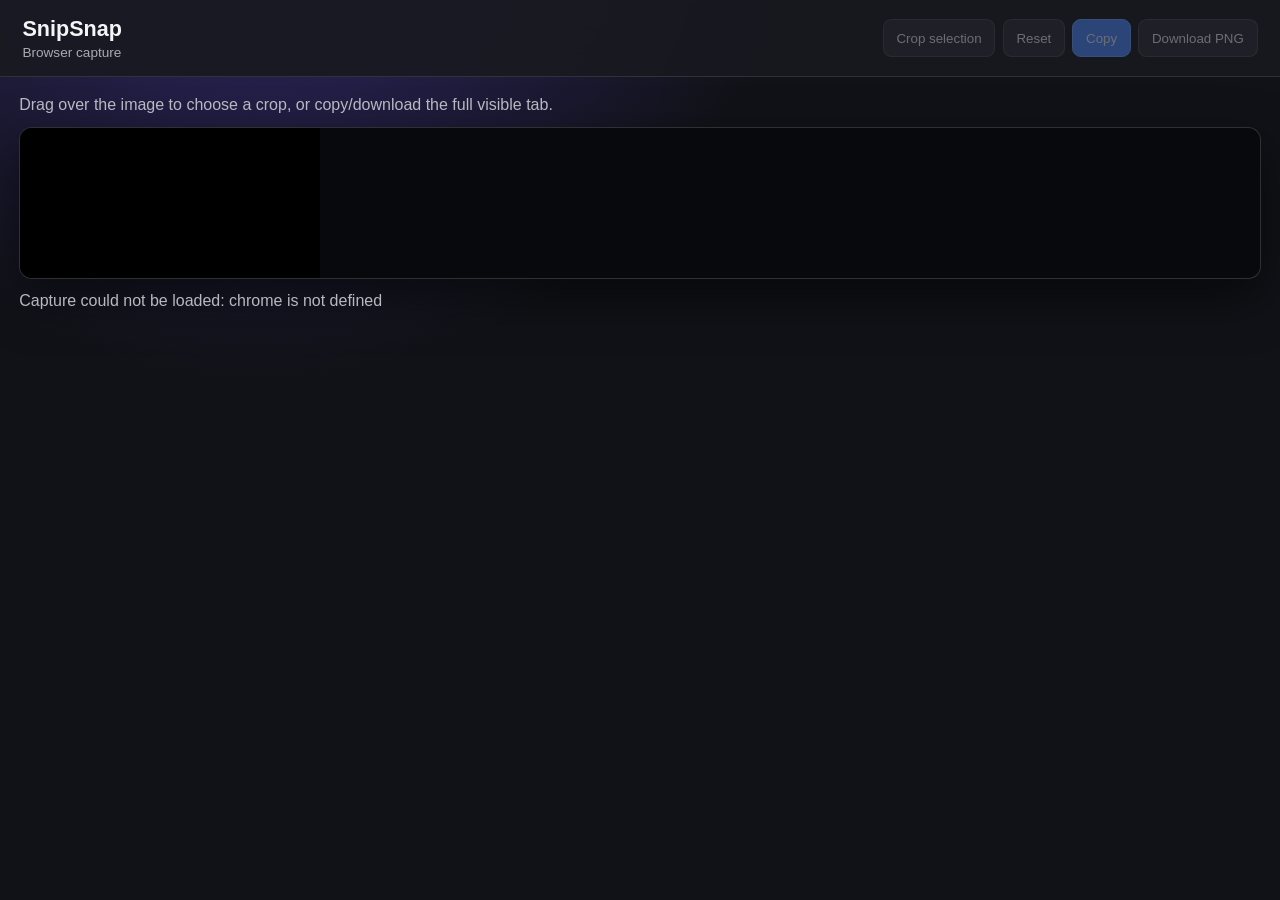
<file: extensions/chromium/editor.html>
<!doctype html>
<html lang="en">
<head>
  <meta charset="utf-8">
  <meta name="viewport" content="width=device-width, initial-scale=1">
  <title>SnipSnap Browser Capture</title>
  <link rel="stylesheet" href="editor.css">
</head>
<body>
  <header>
    <div>
      <h1>SnipSnap</h1>
      <p id="capture-meta">Browser capture</p>
    </div>
    <nav aria-label="Capture actions">
      <button id="crop" disabled>Crop selection</button>
      <button id="reset" disabled>Reset</button>
      <button id="copy" class="primary" disabled>Copy</button>
      <button id="download" disabled>Download PNG</button>
    </nav>
  </header>
  <main>
    <p id="instructions">Drag over the image to choose a crop, or copy/download the full visible tab.</p>
    <div id="canvas-shell">
      <canvas id="capture" aria-label="Captured browser tab"></canvas>
    </div>
    <p id="status" role="status" aria-live="polite">Loading capture…</p>
  </main>
  <script src="editor.js"></script>
</body>
</html>
</file>
<file: extensions/chromium/editor.css>
:root {
  color-scheme: dark;
  font-family: "Segoe UI Variable Text", "Segoe UI", sans-serif;
  background: #111217;
  color: #f5f5f7;
}

* { box-sizing: border-box; }

body {
  margin: 0;
  min-height: 100vh;
  background:
    radial-gradient(circle at 20% -20%, #342a73 0, transparent 35rem),
    #111217;
}

header {
  position: sticky;
  top: 0;
  z-index: 2;
  display: flex;
  align-items: center;
  justify-content: space-between;
  gap: 2rem;
  padding: 1rem 1.4rem;
  background: rgb(24 25 32 / 92%);
  border-bottom: 1px solid #ffffff1c;
  backdrop-filter: blur(16px);
}

h1 { margin: 0; font-size: 1.35rem; }
header p { margin: .2rem 0 0; color: #aaaab5; font-size: .85rem; }
nav { display: flex; flex-wrap: wrap; justify-content: flex-end; gap: .45rem; }

button {
  min-height: 2.4rem;
  padding: .45rem .8rem;
  color: #eeeef3;
  background: #2a2b34;
  border: 1px solid #ffffff24;
  border-radius: .55rem;
  cursor: pointer;
}

button:hover:not(:disabled) { background: #353744; }
button:focus-visible { outline: 2px solid #8cb4ff; outline-offset: 2px; }
button:disabled { opacity: .4; cursor: default; }
button.primary { background: #4c8dff; border-color: #72a6ff; }

main { padding: 1.2rem; }
#instructions, #status { max-width: 78rem; margin: 0 auto .8rem; color: #b8b8c1; }
#status { margin-top: .8rem; }

#canvas-shell {
  max-width: 78rem;
  margin: 0 auto;
  overflow: auto;
  border: 1px solid #ffffff28;
  border-radius: .8rem;
  background: #08090c;
  box-shadow: 0 18px 50px #0008;
}

canvas {
  display: block;
  max-width: 100%;
  height: auto;
  cursor: crosshair;
  touch-action: none;
}
</file>
